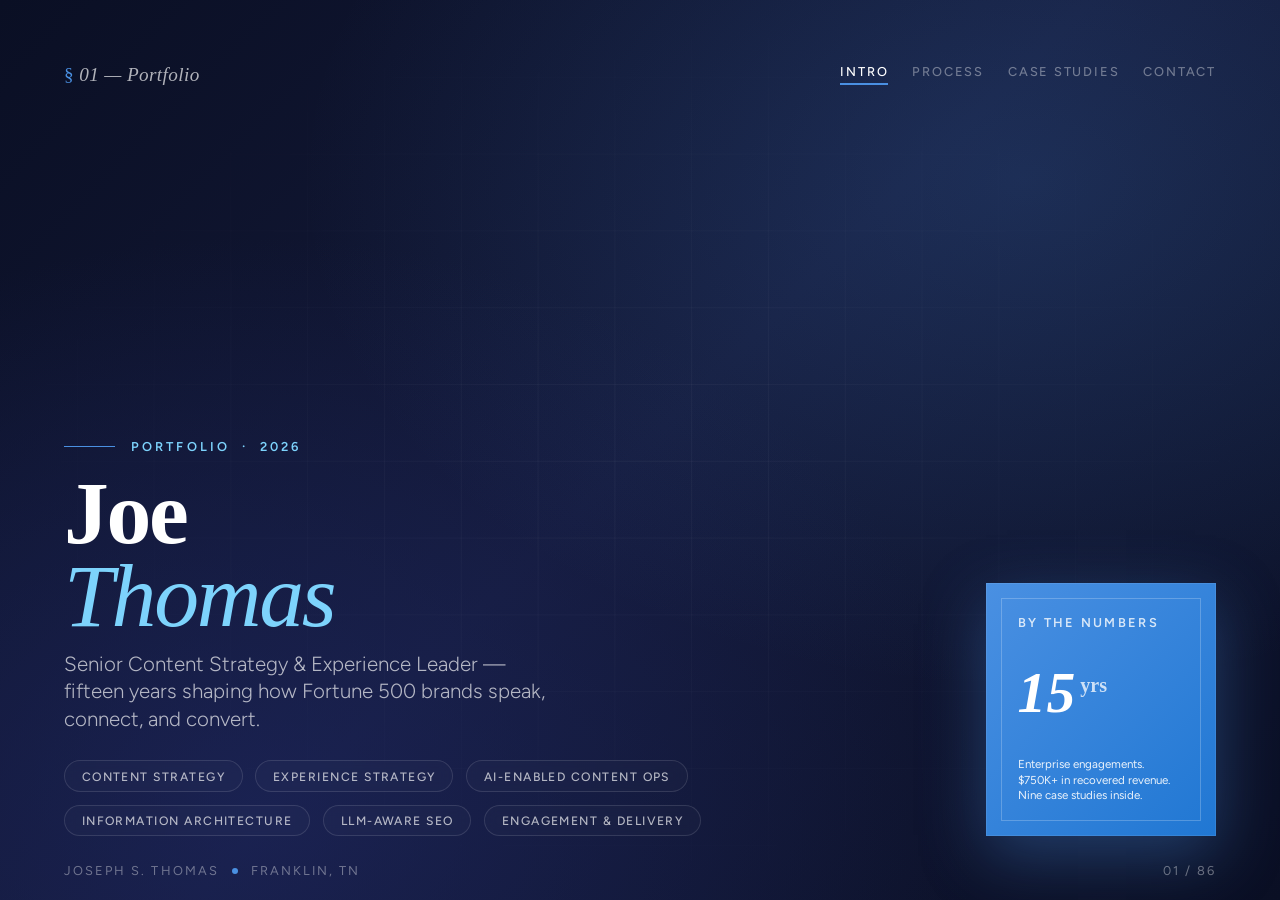
<file: previews/bold-signal.html>
<!DOCTYPE html>
<html lang="en">
<head>
<meta charset="UTF-8">
<meta name="viewport" content="width=device-width, initial-scale=1.0">
<title>Preview — Bold Signal (Navy Tuned) — Joe Thomas</title>

<!-- Georgia is a system font / web-safe; Figtree from Google -->
<link rel="preconnect" href="https://fonts.googleapis.com">
<link rel="preconnect" href="https://fonts.gstatic.com" crossorigin>
<link href="https://fonts.googleapis.com/css2?family=Figtree:wght@300;400;500;600;700&display=swap" rel="stylesheet">

<style>
/* ===========================================
   VIEWPORT BASE — from viewport-base.css
   =========================================== */
html, body { height: 100%; overflow-x: hidden; }
html { scroll-snap-type: y mandatory; scroll-behavior: smooth; }

.slide {
    width: 100vw;
    height: 100vh;
    height: 100dvh;
    overflow: hidden;
    scroll-snap-align: start;
    display: flex;
    flex-direction: column;
    position: relative;
}

:root {
    /* Tuned for Joe Thomas portfolio — navy palette sampled from source deck */
    --bg-base: #0a0f24;
    --bg-mid: #141a3a;
    --bg-deep: #1E2761;
    --ink-primary: #ffffff;
    --ink-secondary: rgba(255, 255, 255, 0.68);
    --ink-tertiary: rgba(255, 255, 255, 0.38);
    --accent-card: #4A90E2;
    --accent-card-deep: #2077D3;
    --accent-sky: #7DD3FC;
    --hairline: rgba(255, 255, 255, 0.12);

    /* Typography — Georgia for display, Figtree for body */
    --font-display: Georgia, 'Times New Roman', serif;
    --font-body: 'Figtree', -apple-system, sans-serif;

    --title-size: clamp(2.5rem, 7vw, 6rem);
    --eyebrow-size: clamp(0.7rem, 1vw, 0.85rem);
    --body-size: clamp(0.85rem, 1.15vw, 1.05rem);
    --slide-padding: clamp(2rem, 5vw, 5rem);
}

* { margin: 0; padding: 0; box-sizing: border-box; }

body {
    background: var(--bg-base);
    color: var(--ink-primary);
    font-family: var(--font-body);
    -webkit-font-smoothing: antialiased;
    font-feature-settings: 'kern', 'liga';
}

/* ===========================================
   SLIDE 1 — TITLE / BOLD SIGNAL (NAVY TUNED)
   =========================================== */

.slide-title {
    background:
        radial-gradient(ellipse at 80% 20%, rgba(74, 144, 226, 0.18) 0%, transparent 50%),
        radial-gradient(ellipse at 20% 90%, rgba(30, 39, 97, 0.6) 0%, transparent 50%),
        linear-gradient(135deg, var(--bg-base) 0%, var(--bg-mid) 50%, var(--bg-base) 100%);
}

/* Subtle grid overlay for precision feel */
.slide-title::before {
    content: '';
    position: absolute;
    inset: 0;
    background-image:
        linear-gradient(var(--hairline) 1px, transparent 1px),
        linear-gradient(90deg, var(--hairline) 1px, transparent 1px);
    background-size: clamp(40px, 6vw, 80px) clamp(40px, 6vw, 80px);
    mask-image: radial-gradient(ellipse at center, black 0%, transparent 75%);
    -webkit-mask-image: radial-gradient(ellipse at center, black 0%, transparent 75%);
    pointer-events: none;
    opacity: 0.35;
}

/* Top bar — section number + breadcrumbs */
.slide-header {
    position: absolute;
    top: 0; left: 0; right: 0;
    padding: var(--slide-padding);
    padding-bottom: 0;
    display: flex;
    justify-content: space-between;
    align-items: flex-start;
    z-index: 2;
}

.section-number {
    font-family: var(--font-display);
    font-size: clamp(1rem, 1.5vw, 1.35rem);
    font-style: italic;
    color: var(--ink-secondary);
    letter-spacing: 0.02em;
}

.section-number::before {
    content: '§ ';
    color: var(--accent-card);
    font-style: normal;
}

.breadcrumbs {
    display: flex;
    gap: clamp(0.75rem, 2vw, 1.5rem);
    font-family: var(--font-body);
    font-size: var(--eyebrow-size);
    text-transform: uppercase;
    letter-spacing: 0.14em;
    font-weight: 500;
}

.breadcrumbs span {
    color: var(--ink-tertiary);
    transition: color 0.3s ease;
}

.breadcrumbs span.active {
    color: var(--ink-primary);
    position: relative;
}

.breadcrumbs span.active::after {
    content: '';
    position: absolute;
    bottom: calc(-0.4rem);
    left: 0; right: 0;
    height: 2px;
    background: var(--accent-card);
}

/* Main content block — the bold accent card */
.slide-body {
    flex: 1;
    display: grid;
    grid-template-columns: 1fr auto;
    align-items: end;
    padding: var(--slide-padding);
    gap: clamp(1rem, 3vw, 3rem);
    z-index: 1;
}

.title-block {
    max-width: min(70vw, 900px);
}

.eyebrow {
    font-family: var(--font-body);
    font-size: var(--eyebrow-size);
    text-transform: uppercase;
    letter-spacing: 0.24em;
    font-weight: 600;
    color: var(--accent-sky);
    margin-bottom: clamp(1rem, 2vh, 2rem);
    display: flex;
    align-items: center;
    gap: 1rem;
    opacity: 0;
    animation: fadeUp 0.8s ease 0.2s forwards;
}

.eyebrow::before {
    content: '';
    width: clamp(30px, 4vw, 60px);
    height: 1px;
    background: var(--accent-card);
}

.big-name {
    font-family: var(--font-display);
    font-size: var(--title-size);
    font-weight: 700;
    line-height: 0.92;
    letter-spacing: -0.025em;
    margin-bottom: clamp(0.5rem, 1.5vh, 1.5rem);
    opacity: 0;
    animation: fadeUp 0.9s ease 0.4s forwards;
}

.big-name em {
    font-style: italic;
    color: var(--accent-sky);
    font-weight: 400;
}

.role {
    font-family: var(--font-body);
    font-size: clamp(1.1rem, 1.6vw, 1.5rem);
    font-weight: 300;
    color: var(--ink-secondary);
    max-width: 38ch;
    line-height: 1.35;
    margin-bottom: clamp(1.5rem, 3vh, 2.5rem);
    opacity: 0;
    animation: fadeUp 0.9s ease 0.55s forwards;
}

.discipline-tags {
    display: flex;
    flex-wrap: wrap;
    gap: clamp(0.4rem, 1vw, 0.85rem);
    max-width: min(70vw, 720px);
    opacity: 0;
    animation: fadeUp 1s ease 0.75s forwards;
}

.discipline-tags span {
    font-family: var(--font-body);
    font-size: clamp(0.7rem, 0.95vw, 0.85rem);
    text-transform: uppercase;
    letter-spacing: 0.12em;
    font-weight: 500;
    padding: clamp(0.4rem, 0.8vh, 0.6rem) clamp(0.75rem, 1.3vw, 1.1rem);
    border: 1px solid var(--hairline);
    border-radius: 999px;
    color: var(--ink-secondary);
    backdrop-filter: blur(6px);
    background: rgba(255, 255, 255, 0.02);
    transition: all 0.3s ease;
}

.discipline-tags span:hover {
    border-color: var(--accent-card);
    color: var(--ink-primary);
    background: rgba(74, 144, 226, 0.12);
}

/* The bold signal card — accent block bottom right */
.signal-card {
    background: linear-gradient(135deg, var(--accent-card) 0%, var(--accent-card-deep) 100%);
    color: var(--ink-primary);
    padding: clamp(1.5rem, 2.5vw, 2.25rem);
    aspect-ratio: 1 / 1.1;
    width: clamp(180px, 18vw, 280px);
    display: flex;
    flex-direction: column;
    justify-content: space-between;
    position: relative;
    overflow: hidden;
    opacity: 0;
    animation: cardIn 1s cubic-bezier(0.2, 0.8, 0.2, 1) 0.3s forwards;
    box-shadow:
        0 20px 60px rgba(74, 144, 226, 0.35),
        0 0 0 1px rgba(255, 255, 255, 0.08) inset;
}

.signal-card::before {
    content: '';
    position: absolute;
    inset: clamp(10px, 1.2vw, 16px);
    border: 1px solid rgba(255, 255, 255, 0.22);
    pointer-events: none;
}

.signal-card-label {
    font-family: var(--font-body);
    font-size: var(--eyebrow-size);
    text-transform: uppercase;
    letter-spacing: 0.18em;
    font-weight: 600;
    opacity: 0.8;
}

.signal-card-big {
    font-family: var(--font-display);
    font-size: clamp(2.5rem, 4.5vw, 4.5rem);
    font-weight: 700;
    line-height: 0.85;
    font-style: italic;
}

.signal-card-big small {
    font-size: 0.35em;
    vertical-align: super;
    margin-left: 0.25em;
    font-style: normal;
    opacity: 0.75;
}

.signal-card-caption {
    font-family: var(--font-body);
    font-size: clamp(0.65rem, 0.9vw, 0.8rem);
    font-weight: 400;
    line-height: 1.35;
    max-width: 22ch;
    opacity: 0.9;
}

/* Bottom signature bar */
.slide-footer {
    position: absolute;
    bottom: 0; left: 0; right: 0;
    padding: 0 var(--slide-padding) clamp(1.25rem, 2.5vh, 2rem);
    display: flex;
    justify-content: space-between;
    align-items: center;
    font-family: var(--font-body);
    font-size: var(--eyebrow-size);
    text-transform: uppercase;
    letter-spacing: 0.16em;
    color: var(--ink-tertiary);
    z-index: 2;
    pointer-events: none;
}

.slide-footer .dot {
    display: inline-block;
    width: 6px; height: 6px;
    background: var(--accent-card);
    border-radius: 50%;
    margin: 0 0.5rem;
    vertical-align: middle;
}

/* Animations */
@keyframes fadeUp {
    from { opacity: 0; transform: translateY(20px); }
    to   { opacity: 1; transform: translateY(0); }
}

@keyframes cardIn {
    from {
        opacity: 0;
        transform: translateY(40px) scale(0.94);
    }
    to {
        opacity: 1;
        transform: translateY(0) scale(1);
    }
}

/* Short viewports */
@media (max-height: 700px) {
    :root {
        --slide-padding: clamp(1.25rem, 3vw, 3rem);
        --title-size: clamp(2rem, 6vw, 4.5rem);
    }
}

@media (max-width: 900px) {
    .slide-body {
        grid-template-columns: 1fr;
        align-items: end;
    }
    .signal-card {
        justify-self: end;
        width: clamp(140px, 32vw, 200px);
    }
    .breadcrumbs { display: none; }
}

@media (prefers-reduced-motion: reduce) {
    * { animation-duration: 0.01ms !important; transition-duration: 0.2s !important; }
}
</style>
</head>
<body>

<section class="slide slide-title">

    <!-- Top header -->
    <div class="slide-header">
        <div class="section-number">01 — Portfolio</div>
        <nav class="breadcrumbs">
            <span class="active">Intro</span>
            <span>Process</span>
            <span>Case Studies</span>
            <span>Contact</span>
        </nav>
    </div>

    <!-- Main content -->
    <div class="slide-body">

        <div class="title-block">
            <div class="eyebrow">Portfolio &nbsp;·&nbsp; 2026</div>

            <h1 class="big-name">Joe<br><em>Thomas</em></h1>

            <p class="role">Senior Content Strategy &amp; Experience Leader — fifteen years shaping how Fortune 500 brands speak, connect, and convert.</p>

            <div class="discipline-tags">
                <span>Content Strategy</span>
                <span>Experience Strategy</span>
                <span>AI-Enabled Content Ops</span>
                <span>Information Architecture</span>
                <span>LLM-Aware SEO</span>
                <span>Engagement &amp; Delivery</span>
            </div>
        </div>

        <!-- Bold Signal accent card -->
        <div class="signal-card">
            <div class="signal-card-label">By the numbers</div>
            <div class="signal-card-big">15<small>yrs</small></div>
            <div class="signal-card-caption">Enterprise engagements. $750K+ in recovered revenue. Nine case studies inside.</div>
        </div>

    </div>

    <!-- Footer -->
    <div class="slide-footer">
        <span>Joseph S. Thomas <span class="dot"></span> Franklin, TN</span>
        <span>01 / 86</span>
    </div>

</section>

</body>
</html>
</file>
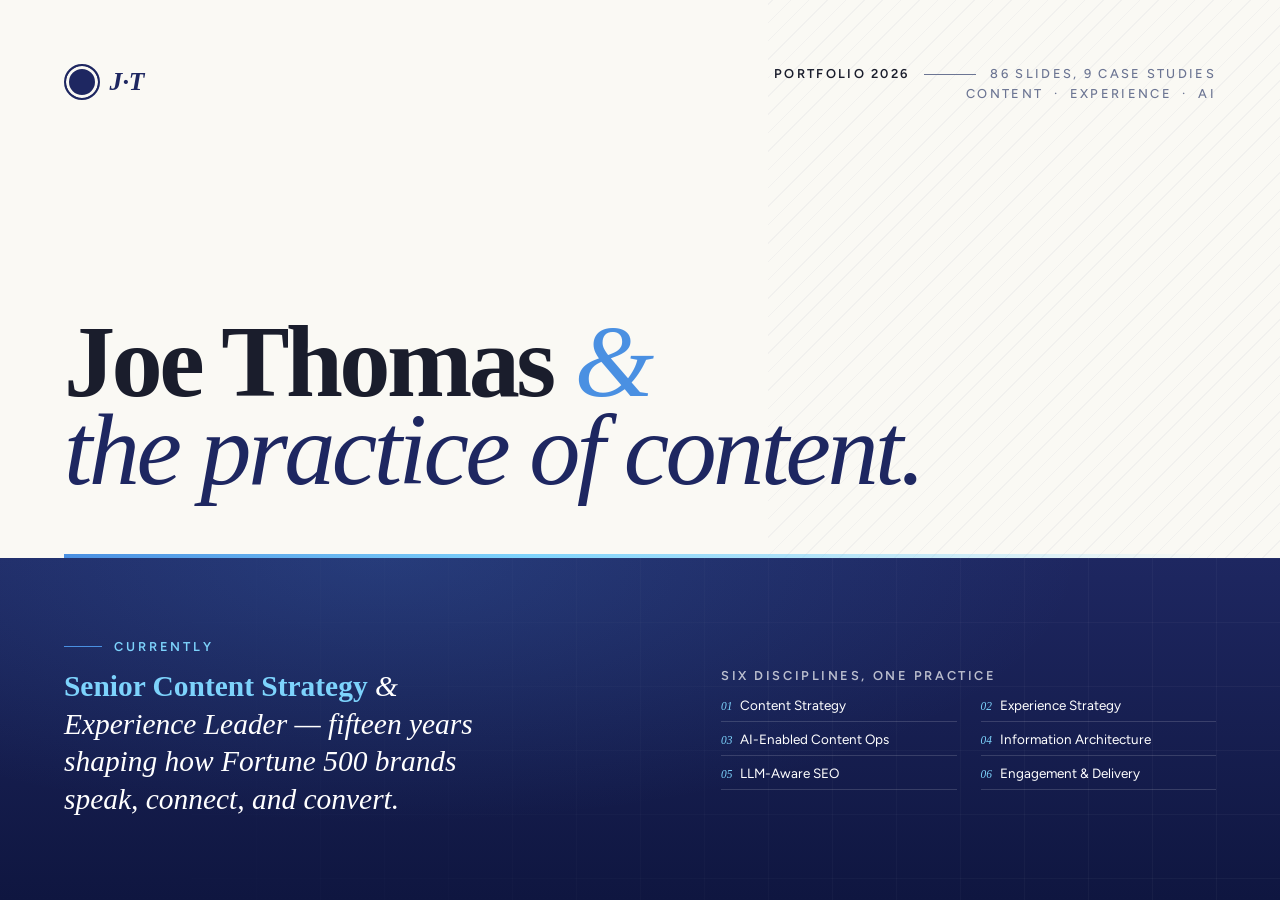
<file: previews/electric-studio.html>
<!DOCTYPE html>
<html lang="en">
<head>
<meta charset="UTF-8">
<meta name="viewport" content="width=device-width, initial-scale=1.0">
<title>Preview — Electric Studio (Navy Tuned) — Joe Thomas</title>

<link rel="preconnect" href="https://fonts.googleapis.com">
<link rel="preconnect" href="https://fonts.gstatic.com" crossorigin>
<link href="https://fonts.googleapis.com/css2?family=Figtree:wght@300;400;500;600;700;800&display=swap" rel="stylesheet">

<style>
/* ===========================================
   VIEWPORT BASE (from viewport-base.css)
   =========================================== */
html, body { height: 100%; overflow-x: hidden; }
html { scroll-snap-type: y mandatory; scroll-behavior: smooth; }

.slide {
    width: 100vw;
    height: 100vh;
    height: 100dvh;
    overflow: hidden;
    scroll-snap-align: start;
    position: relative;
}

:root {
    /* Sampled from source deck theme */
    --bg-light: #F4F6FB;
    --bg-cream: #faf9f4;
    --bg-deep: #1E2761;
    --bg-deeper: #0f1640;
    --ink-dark: #1A1D2C;
    --ink-muted: #6C7593;
    --ink-on-dark: #ffffff;
    --ink-on-dark-muted: rgba(255, 255, 255, 0.7);
    --accent-blue: #4A90E2;
    --accent-sky: #7DD3FC;
    --rule: rgba(26, 29, 44, 0.1);
    --rule-on-dark: rgba(255, 255, 255, 0.15);

    --font-display: Georgia, 'Times New Roman', serif;
    --font-body: 'Figtree', -apple-system, sans-serif;

    --slide-padding-h: clamp(2rem, 5vw, 5.5rem);
    --title-size: clamp(3rem, 8vw, 7.5rem);
    --eyebrow-size: clamp(0.7rem, 1vw, 0.85rem);
}

* { margin: 0; padding: 0; box-sizing: border-box; }

body {
    background: var(--bg-light);
    color: var(--ink-dark);
    font-family: var(--font-body);
    -webkit-font-smoothing: antialiased;
    font-feature-settings: 'kern', 'liga';
}

/* ===========================================
   SLIDE 1 — TITLE / ELECTRIC STUDIO (NAVY TUNED)
   Two-panel vertical split: cream top, navy bottom
   =========================================== */

.slide-title {
    display: grid;
    grid-template-rows: 62fr 38fr;
}

/* TOP PANEL — light cream with the big name */
.panel-light {
    background: var(--bg-cream);
    padding: var(--slide-padding-h);
    display: flex;
    flex-direction: column;
    justify-content: space-between;
    position: relative;
    overflow: hidden;
}

/* Subtle diagonal lines pattern */
.panel-light::before {
    content: '';
    position: absolute;
    top: 0; right: 0;
    width: 40%;
    height: 100%;
    background: repeating-linear-gradient(
        -45deg,
        transparent 0,
        transparent 12px,
        rgba(30, 39, 97, 0.04) 12px,
        rgba(30, 39, 97, 0.04) 13px
    );
    pointer-events: none;
}

.top-row {
    display: flex;
    justify-content: space-between;
    align-items: flex-start;
    z-index: 1;
    position: relative;
}

/* Monogram top-left */
.monogram {
    font-family: var(--font-display);
    font-size: clamp(1.5rem, 2vw, 2rem);
    font-weight: 700;
    font-style: italic;
    color: var(--bg-deep);
    display: flex;
    align-items: center;
    gap: 0.6rem;
}

.monogram::before {
    content: '';
    display: inline-block;
    width: clamp(22px, 2.5vw, 34px);
    height: clamp(22px, 2.5vw, 34px);
    background: var(--bg-deep);
    border-radius: 50%;
    border: 2px solid var(--bg-deep);
    box-shadow: inset 0 0 0 3px var(--bg-cream);
}

/* Top-right meta */
.top-meta {
    text-align: right;
    font-family: var(--font-body);
    font-size: var(--eyebrow-size);
    text-transform: uppercase;
    letter-spacing: 0.18em;
    color: var(--ink-muted);
    font-weight: 500;
    line-height: 1.6;
}

.top-meta strong {
    color: var(--ink-dark);
    font-weight: 600;
}

.top-meta .rule {
    display: inline-block;
    width: clamp(30px, 4vw, 60px);
    height: 1px;
    background: var(--ink-muted);
    vertical-align: middle;
    margin: 0 0.6rem;
}

/* Big name — hero typography */
.hero-name {
    font-family: var(--font-display);
    font-size: var(--title-size);
    line-height: 0.86;
    font-weight: 700;
    letter-spacing: -0.035em;
    color: var(--ink-dark);
    max-width: min(92vw, 1600px);
    z-index: 1;
    position: relative;
    margin-top: auto;
    opacity: 0;
    animation: heroIn 1.2s cubic-bezier(0.2, 0.8, 0.2, 1) 0.2s forwards;
}

.hero-name em {
    font-style: italic;
    color: var(--bg-deep);
    font-weight: 400;
}

.hero-name .ampersand {
    font-style: italic;
    color: var(--accent-blue);
    font-weight: 400;
}

/* The accent bar between panels */
.accent-bar {
    position: absolute;
    bottom: 0; left: var(--slide-padding-h); right: var(--slide-padding-h);
    height: 4px;
    background: linear-gradient(90deg, var(--accent-blue) 0%, var(--accent-sky) 40%, transparent 100%);
    transform-origin: left;
    animation: barIn 1s ease 0.8s both;
}

@keyframes barIn {
    from { transform: scaleX(0); opacity: 0; }
    to   { transform: scaleX(1); opacity: 1; }
}

/* BOTTOM PANEL — deep navy with supporting details */
.panel-dark {
    background:
        radial-gradient(ellipse at 30% 0%, rgba(74, 144, 226, 0.2) 0%, transparent 55%),
        linear-gradient(180deg, var(--bg-deep) 0%, var(--bg-deeper) 100%);
    color: var(--ink-on-dark);
    padding: var(--slide-padding-h);
    display: grid;
    grid-template-columns: 1.25fr 1fr;
    gap: clamp(1rem, 3vw, 3rem);
    align-items: center;
    position: relative;
    overflow: hidden;
}

/* Subtle grid pattern in dark panel */
.panel-dark::before {
    content: '';
    position: absolute;
    inset: 0;
    background-image:
        linear-gradient(rgba(255, 255, 255, 0.04) 1px, transparent 1px),
        linear-gradient(90deg, rgba(255, 255, 255, 0.04) 1px, transparent 1px);
    background-size: clamp(40px, 5vw, 80px) clamp(40px, 5vw, 80px);
    mask-image: linear-gradient(to right, transparent 0%, black 100%);
    -webkit-mask-image: linear-gradient(to right, transparent 0%, black 100%);
    pointer-events: none;
}

/* Left side — the quote/statement */
.statement {
    z-index: 1;
    opacity: 0;
    animation: fadeUp 1s ease 1s forwards;
}

.statement-label {
    font-family: var(--font-body);
    font-size: var(--eyebrow-size);
    text-transform: uppercase;
    letter-spacing: 0.22em;
    font-weight: 600;
    color: var(--accent-sky);
    margin-bottom: clamp(0.75rem, 1.5vh, 1.25rem);
    display: flex;
    align-items: center;
    gap: 0.75rem;
}

.statement-label::before {
    content: '';
    width: clamp(22px, 3vw, 44px);
    height: 1px;
    background: var(--accent-blue);
}

.statement-text {
    font-family: var(--font-display);
    font-size: clamp(1.4rem, 2.3vw, 2.25rem);
    font-weight: 400;
    font-style: italic;
    line-height: 1.28;
    max-width: 28ch;
    color: var(--ink-on-dark);
}

.statement-text strong {
    font-style: normal;
    font-weight: 700;
    color: var(--accent-sky);
}

/* Right side — discipline list */
.disciplines {
    z-index: 1;
    opacity: 0;
    animation: fadeUp 1s ease 1.2s forwards;
}

.disciplines-label {
    font-family: var(--font-body);
    font-size: var(--eyebrow-size);
    text-transform: uppercase;
    letter-spacing: 0.2em;
    font-weight: 600;
    color: var(--ink-on-dark-muted);
    margin-bottom: clamp(0.75rem, 1.5vh, 1.25rem);
}

.discipline-list {
    list-style: none;
    display: grid;
    grid-template-columns: 1fr 1fr;
    gap: clamp(0.4rem, 1vh, 0.75rem) clamp(0.75rem, 2vw, 1.5rem);
    font-family: var(--font-body);
    font-size: clamp(0.78rem, 1.05vw, 0.98rem);
    font-weight: 400;
}

.discipline-list li {
    display: flex;
    align-items: baseline;
    gap: 0.5rem;
    color: var(--ink-on-dark);
    padding-bottom: 0.5rem;
    border-bottom: 1px solid var(--rule-on-dark);
}

.discipline-list li::before {
    content: counter(item, decimal-leading-zero);
    counter-increment: item;
    font-family: var(--font-display);
    font-style: italic;
    font-size: 0.85em;
    color: var(--accent-sky);
    font-weight: 400;
}

.discipline-list { counter-reset: item; }

/* Animations */
@keyframes heroIn {
    from { opacity: 0; transform: translateY(30px); }
    to   { opacity: 1; transform: translateY(0); }
}

@keyframes fadeUp {
    from { opacity: 0; transform: translateY(20px); }
    to   { opacity: 1; transform: translateY(0); }
}

/* Short viewports */
@media (max-height: 700px) {
    :root {
        --slide-padding-h: clamp(1.25rem, 3.5vw, 3rem);
        --title-size: clamp(2.5rem, 7vw, 5.5rem);
    }
}

@media (max-width: 900px) {
    .slide-title {
        grid-template-rows: 55fr 45fr;
    }
    .panel-dark {
        grid-template-columns: 1fr;
        gap: 1.5rem;
    }
    .discipline-list {
        grid-template-columns: 1fr 1fr;
        font-size: 0.78rem;
    }
    .top-meta { font-size: 0.65rem; }
}

@media (prefers-reduced-motion: reduce) {
    * { animation-duration: 0.01ms !important; transition-duration: 0.2s !important; }
}
</style>
</head>
<body>

<section class="slide slide-title">

    <!-- TOP PANEL — cream -->
    <div class="panel-light">

        <div class="top-row">
            <div class="monogram">J·T</div>
            <div class="top-meta">
                <strong>Portfolio 2026</strong>
                <span class="rule"></span>
                86 Slides, 9 Case Studies<br>
                Content &nbsp;·&nbsp; Experience &nbsp;·&nbsp; AI
            </div>
        </div>

        <h1 class="hero-name">
            Joe Thomas <span class="ampersand">&amp;</span><br>
            <em>the practice of content.</em>
        </h1>

        <div class="accent-bar"></div>
    </div>

    <!-- BOTTOM PANEL — navy -->
    <div class="panel-dark">

        <div class="statement">
            <div class="statement-label">Currently</div>
            <p class="statement-text">
                <strong>Senior Content Strategy</strong> &amp; Experience Leader — fifteen years shaping how Fortune 500 brands speak, connect, and convert.
            </p>
        </div>

        <div class="disciplines">
            <div class="disciplines-label">Six Disciplines, One Practice</div>
            <ol class="discipline-list">
                <li>Content Strategy</li>
                <li>Experience Strategy</li>
                <li>AI-Enabled Content Ops</li>
                <li>Information Architecture</li>
                <li>LLM-Aware SEO</li>
                <li>Engagement &amp; Delivery</li>
            </ol>
        </div>

    </div>

</section>

</body>
</html>
</file>
